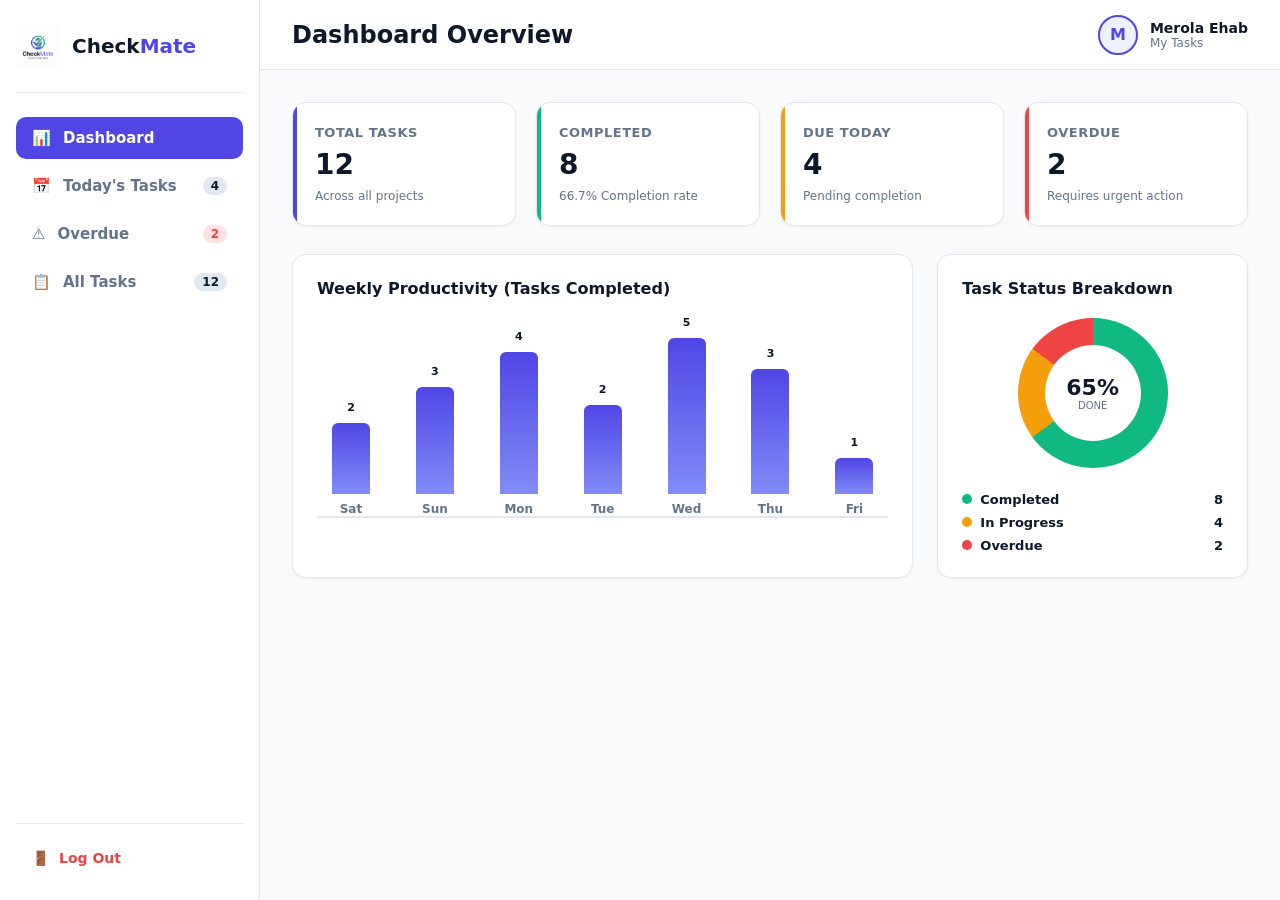
<file: index.html>
<!DOCTYPE html>
<html lang="en">
<head>
  <meta charset="UTF-8">
  <meta name="viewport" content="width=device-width, initial-scale=1.0">
  <title>Dashboard - CheckMate</title>
  <link rel="icon" type="image/png" href="images/logo.png">
  <link rel="stylesheet" href="style.css">
</head>
<body>

  <div class="app-container">
    
    <!-- Sidebar -->
    <aside class="sidebar">
      <a href="dashboard.html" class="sidebar-brand">
        <img src="images/logo.png" alt="CheckMate Logo" class="sidebar-logo">
        <div class="brand-text">Check<span>Mate</span></div>
      </a>

      <nav class="sidebar-nav">
        <a href="dashboard.html" class="nav-link active">
          <div class="nav-item-left">
            <span>📊</span> Dashboard
          </div>
        </a>

        <a href="today.html" class="nav-link">
          <div class="nav-item-left">
            <span>📅</span> Today's Tasks
          </div>
          <span class="badge">4</span>
        </a>

        <a href="overdue.html" class="nav-link">
          <div class="nav-item-left">
            <span>⚠️</span> Overdue
          </div>
          <span class="badge badge-danger">2</span>
        </a>

        <a href="tasks.html" class="nav-link">
          <div class="nav-item-left">
            <span>📋</span> All Tasks
          </div>
          <span class="badge">12</span>
        </a>
      </nav>

      <div class="sidebar-footer">
        <a href="login.html" class="logout-link">
          <span>🚪</span> Log Out
        </a>
      </div>
    </aside>

    <!-- Main Content Area -->
    <div class="main-wrapper">
      
      <!-- Top Header -->
      <header class="top-header">
        <h2>Dashboard Overview</h2>
        <div class="user-profile">
          <div class="avatar">M</div>
          <div class="user-info">
            <div class="user-name">Merola Ehab</div>
            <div class="user-role">My Tasks</div>
          </div>
        </div>
      </header>

      <!-- Content Body -->
      <main class="content-body">
        
        <!-- Key Statistics Cards -->
        <section class="stats-grid">
          <div class="stat-card card-total">
            <span class="stat-title">Total Tasks</span>
            <span class="stat-value">12</span>
            <span class="stat-sub">Across all projects</span>
          </div>

          <div class="stat-card card-completed">
            <span class="stat-title">Completed</span>
            <span class="stat-value">8</span>
            <span class="stat-sub">66.7% Completion rate</span>
          </div>

          <div class="stat-card card-today">
            <span class="stat-title">Due Today</span>
            <span class="stat-value">4</span>
            <span class="stat-sub">Pending completion</span>
          </div>

          <div class="stat-card card-overdue">
            <span class="stat-title">Overdue</span>
            <span class="stat-value">2</span>
            <span class="stat-sub">Requires urgent action</span>
          </div>
        </section>

        <!-- Pure CSS Charts Section -->
        <section class="charts-grid">
          
          <!-- Bar Chart -->
          <div class="chart-card">
            <h3>Weekly Productivity (Tasks Completed)</h3>
            <div class="bar-chart">
              <div class="bar-col">
                <div class="bar-fill" style="height: 40%;" data-value="2"></div>
                <span class="bar-label">Sat</span>
              </div>
              <div class="bar-col">
                <div class="bar-fill" style="height: 60%;" data-value="3"></div>
                <span class="bar-label">Sun</span>
              </div>
              <div class="bar-col">
                <div class="bar-fill" style="height: 80%;" data-value="4"></div>
                <span class="bar-label">Mon</span>
              </div>
              <div class="bar-col">
                <div class="bar-fill" style="height: 50%;" data-value="2"></div>
                <span class="bar-label">Tue</span>
              </div>
              <div class="bar-col">
                <div class="bar-fill" style="height: 100%;" data-value="5"></div>
                <span class="bar-label">Wed</span>
              </div>
              <div class="bar-col">
                <div class="bar-fill" style="height: 70%;" data-value="3"></div>
                <span class="bar-label">Thu</span>
              </div>
              <div class="bar-col">
                <div class="bar-fill" style="height: 20%;" data-value="1"></div>
                <span class="bar-label">Fri</span>
              </div>
            </div>
          </div>

          <!-- Donut Chart -->
          <div class="chart-card">
            <h3>Task Status Breakdown</h3>
            <div class="donut-container">
              <div class="css-donut">
                <div class="css-donut-hole">
                  <span class="donut-rate">65%</span>
                  <span class="donut-label">Done</span>
                </div>
              </div>

              <div class="chart-legend">
                <div class="legend-item">
                  <span><span class="legend-dot" style="background-color: var(--secondary);"></span>Completed</span>
                  <span>8</span>
                </div>
                <div class="legend-item">
                  <span><span class="legend-dot" style="background-color: var(--amber);"></span>In Progress</span>
                  <span>4</span>
                </div>
                <div class="legend-item">
                  <span><span class="legend-dot" style="background-color: var(--warning);"></span>Overdue</span>
                  <span>2</span>
                </div>
              </div>
            </div>
          </div>

        </section>

      </main>

    </div>

  </div>

</body>
</html>
</file>
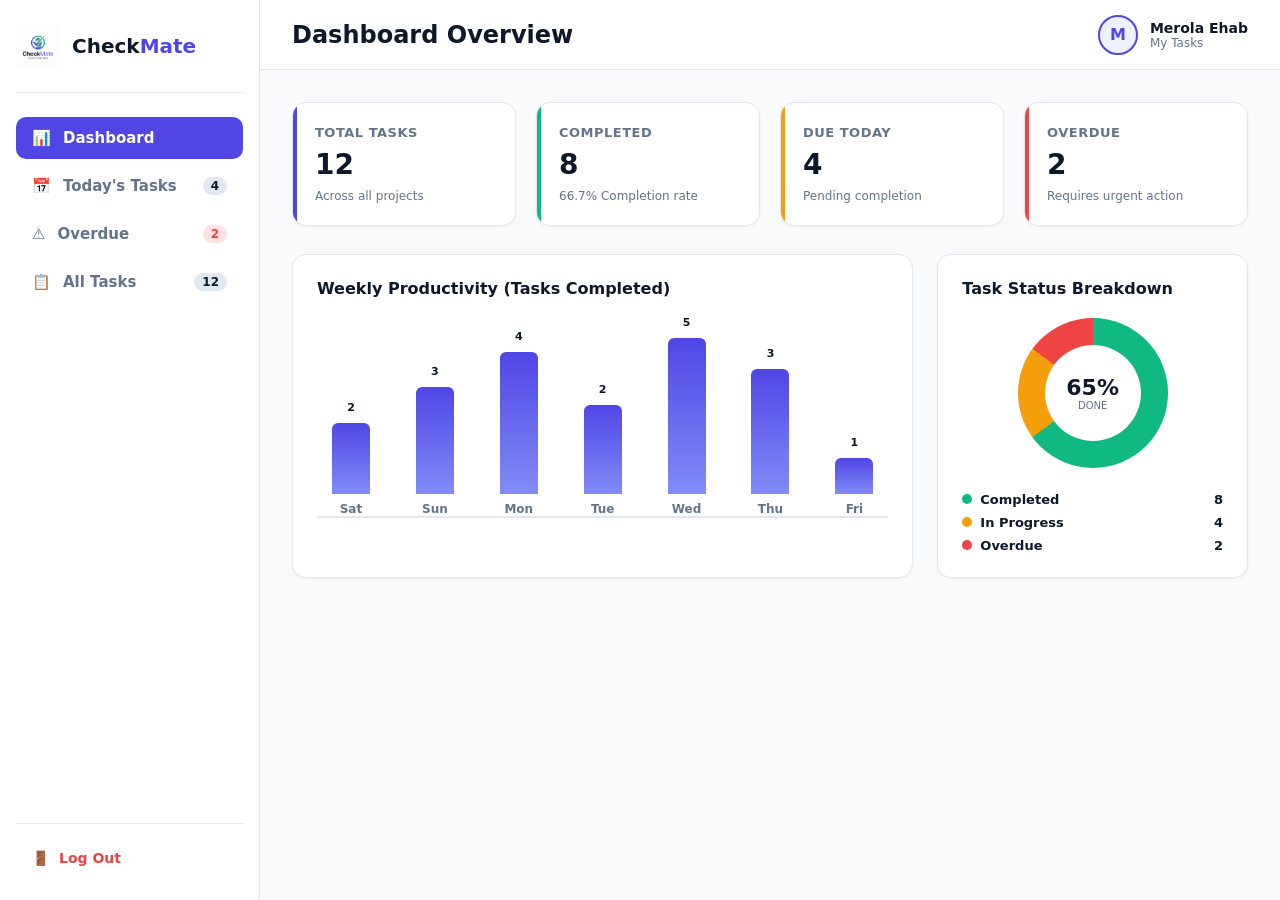
<file: dashboard.html>
<!DOCTYPE html>
<html lang="en">
<head>
  <meta charset="UTF-8">
  <meta name="viewport" content="width=device-width, initial-scale=1.0">
  <title>Dashboard - CheckMate</title>
  <link rel="icon" type="image/png" href="images/logo.png">
  <link rel="stylesheet" href="style.css">
</head>
<body>

  <div class="app-container">
    
    <!-- Sidebar -->
    <aside class="sidebar">
      <a href="dashboard.html" class="sidebar-brand">
        <img src="images/logo.png" alt="CheckMate Logo" class="sidebar-logo">
        <div class="brand-text">Check<span>Mate</span></div>
      </a>

      <nav class="sidebar-nav">
        <a href="dashboard.html" class="nav-link active">
          <div class="nav-item-left">
            <span>📊</span> Dashboard
          </div>
        </a>

        <a href="today.html" class="nav-link">
          <div class="nav-item-left">
            <span>📅</span> Today's Tasks
          </div>
          <span class="badge">4</span>
        </a>

        <a href="overdue.html" class="nav-link">
          <div class="nav-item-left">
            <span>⚠️</span> Overdue
          </div>
          <span class="badge badge-danger">2</span>
        </a>

        <a href="tasks.html" class="nav-link">
          <div class="nav-item-left">
            <span>📋</span> All Tasks
          </div>
          <span class="badge">12</span>
        </a>
      </nav>

      <div class="sidebar-footer">
        <a href="login.html" class="logout-link">
          <span>🚪</span> Log Out
        </a>
      </div>
    </aside>

    <!-- Main Content Area -->
    <div class="main-wrapper">
      
      <!-- Top Header -->
      <header class="top-header">
        <h2>Dashboard Overview</h2>
        <div class="user-profile">
          <div class="avatar">M</div>
          <div class="user-info">
            <div class="user-name">Merola Ehab</div>
            <div class="user-role">My Tasks</div>
          </div>
        </div>
      </header>

      <!-- Content Body -->
      <main class="content-body">
        
        <!-- Key Statistics Cards -->
        <section class="stats-grid">
          <div class="stat-card card-total">
            <span class="stat-title">Total Tasks</span>
            <span class="stat-value">12</span>
            <span class="stat-sub">Across all projects</span>
          </div>

          <div class="stat-card card-completed">
            <span class="stat-title">Completed</span>
            <span class="stat-value">8</span>
            <span class="stat-sub">66.7% Completion rate</span>
          </div>

          <div class="stat-card card-today">
            <span class="stat-title">Due Today</span>
            <span class="stat-value">4</span>
            <span class="stat-sub">Pending completion</span>
          </div>

          <div class="stat-card card-overdue">
            <span class="stat-title">Overdue</span>
            <span class="stat-value">2</span>
            <span class="stat-sub">Requires urgent action</span>
          </div>
        </section>

        <!-- Pure CSS Charts Section -->
        <section class="charts-grid">
          
          <!-- Bar Chart -->
          <div class="chart-card">
            <h3>Weekly Productivity (Tasks Completed)</h3>
            <div class="bar-chart">
              <div class="bar-col">
                <div class="bar-fill" style="height: 40%;" data-value="2"></div>
                <span class="bar-label">Sat</span>
              </div>
              <div class="bar-col">
                <div class="bar-fill" style="height: 60%;" data-value="3"></div>
                <span class="bar-label">Sun</span>
              </div>
              <div class="bar-col">
                <div class="bar-fill" style="height: 80%;" data-value="4"></div>
                <span class="bar-label">Mon</span>
              </div>
              <div class="bar-col">
                <div class="bar-fill" style="height: 50%;" data-value="2"></div>
                <span class="bar-label">Tue</span>
              </div>
              <div class="bar-col">
                <div class="bar-fill" style="height: 100%;" data-value="5"></div>
                <span class="bar-label">Wed</span>
              </div>
              <div class="bar-col">
                <div class="bar-fill" style="height: 70%;" data-value="3"></div>
                <span class="bar-label">Thu</span>
              </div>
              <div class="bar-col">
                <div class="bar-fill" style="height: 20%;" data-value="1"></div>
                <span class="bar-label">Fri</span>
              </div>
            </div>
          </div>

          <!-- Donut Chart -->
          <div class="chart-card">
            <h3>Task Status Breakdown</h3>
            <div class="donut-container">
              <div class="css-donut">
                <div class="css-donut-hole">
                  <span class="donut-rate">65%</span>
                  <span class="donut-label">Done</span>
                </div>
              </div>

              <div class="chart-legend">
                <div class="legend-item">
                  <span><span class="legend-dot" style="background-color: var(--secondary);"></span>Completed</span>
                  <span>8</span>
                </div>
                <div class="legend-item">
                  <span><span class="legend-dot" style="background-color: var(--amber);"></span>In Progress</span>
                  <span>4</span>
                </div>
                <div class="legend-item">
                  <span><span class="legend-dot" style="background-color: var(--warning);"></span>Overdue</span>
                  <span>2</span>
                </div>
              </div>
            </div>
          </div>

        </section>

      </main>

    </div>

  </div>

</body>
</html>
</file>
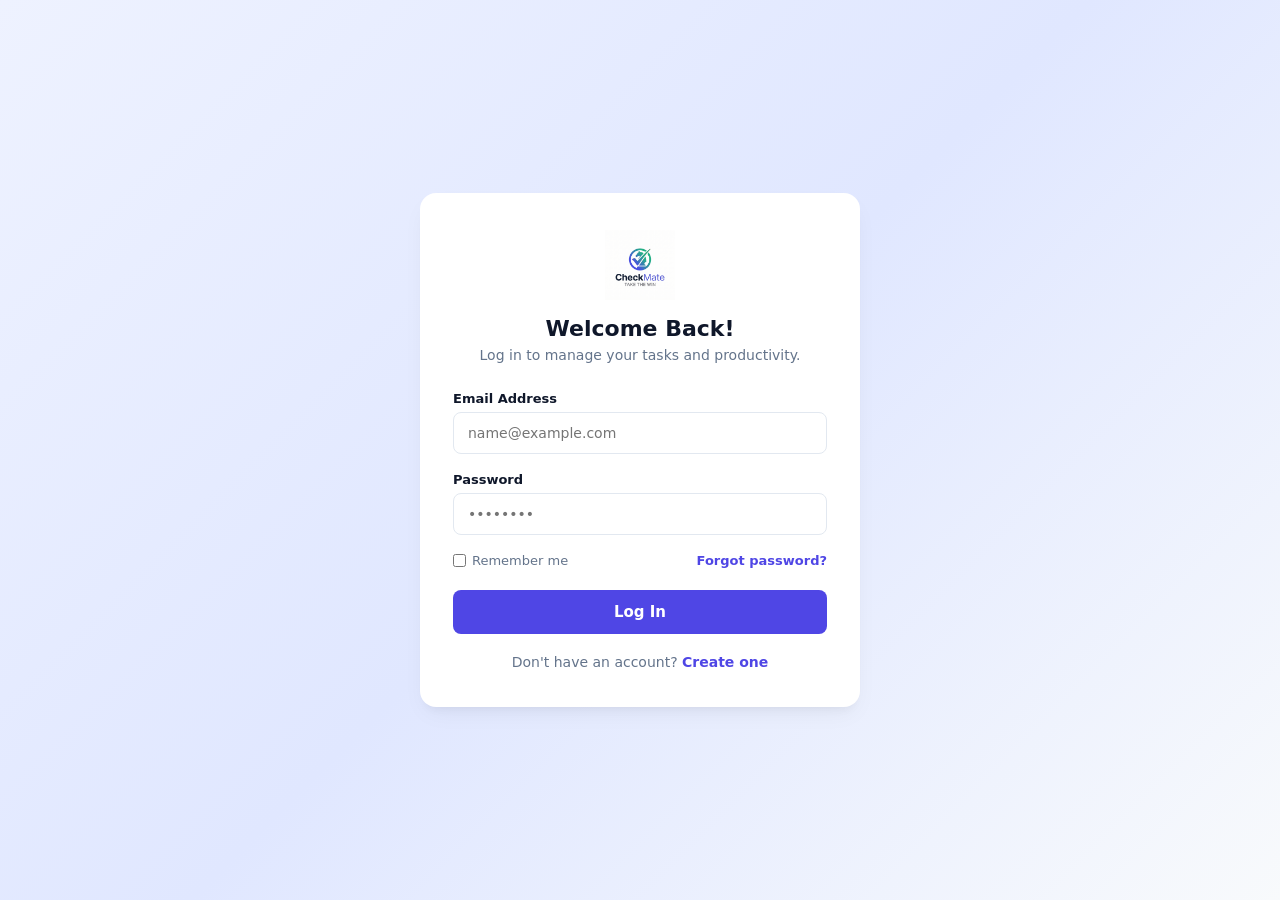
<file: login.html>
<!DOCTYPE html>
<html lang="en">
<head>
  <meta charset="UTF-8">
  <meta name="viewport" content="width=device-width, initial-scale=1.0">
  <title>Login - CheckMate</title>
  <link rel="icon" type="image/png" href="images/logo.png">
  <link rel="stylesheet" href="auth.css">
</head>
<body>

  <div class="auth-card">
    <div class="auth-header">
      <img src="images/logo.png" alt="CheckMate Logo" class="logo-img">
      <h1>Welcome Back!</h1>
      <p>Log in to manage your tasks and productivity.</p>
    </div>

    <form action="dashboard.html" method="GET" class="auth-form">
      <div class="form-group">
        <label for="email">Email Address</label>
        <input type="email" id="email" name="email" placeholder="name@example.com" required>
      </div>

      <div class="form-group">
        <label for="password">Password</label>
        <input type="password" id="password" name="password" placeholder="••••••••" required>
      </div>

      <div class="form-options">
        <label class="remember-me">
          <input type="checkbox" name="remember"> Remember me
        </label>
        <a href="#" class="forgot-link">Forgot password?</a>
      </div>

      <button type="submit" class="btn-submit">Log In</button>
    </form>

    <div class="switch-auth">
      Don't have an account? <a href="register.html">Create one</a>
    </div>
  </div>

</body>
</html>
</file>
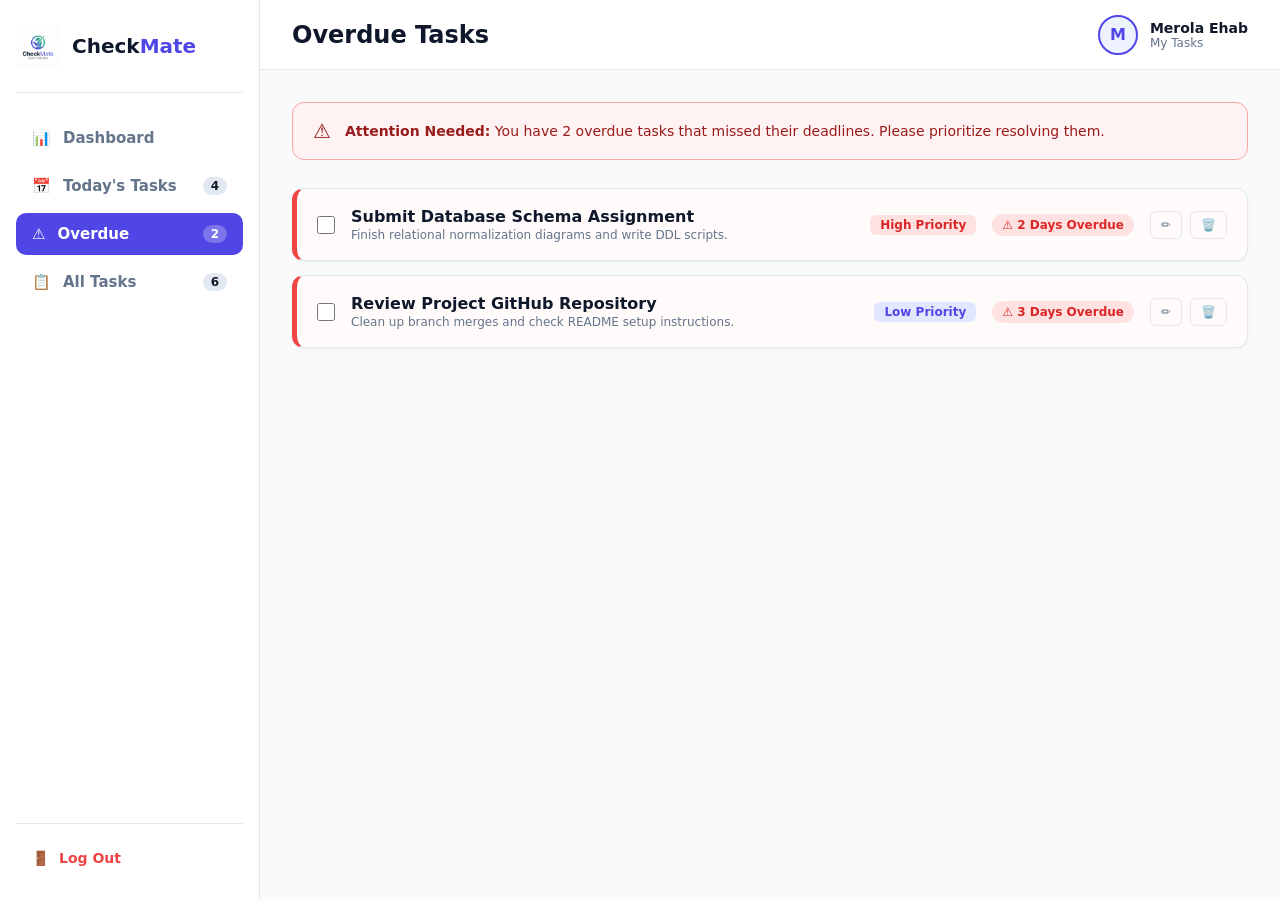
<file: overdue.html>
<!DOCTYPE html>
<html lang="en">
<head>
  <meta charset="UTF-8">
  <meta name="viewport" content="width=device-width, initial-scale=1.0">
  <title>Overdue Tasks - CheckMate</title>
  <link rel="icon" type="image/png" href="images/logo.png">
  <link rel="stylesheet" href="style.css">
</head>
<body>

  <div class="app-container">
    
    <!-- Sidebar -->
    <aside class="sidebar">
      <a href="dashboard.html" class="sidebar-brand">
        <img src="images/logo.png" alt="CheckMate Logo" class="sidebar-logo">
        <div class="brand-text">Check<span>Mate</span></div>
      </a>

      <nav class="sidebar-nav">
        <a href="dashboard.html" class="nav-link">
          <div class="nav-item-left">
            <span>📊</span> Dashboard
          </div>
        </a>

        <a href="today.html" class="nav-link">
          <div class="nav-item-left">
            <span>📅</span> Today's Tasks
          </div>
          <span class="badge">4</span>
        </a>

        <a href="overdue.html" class="nav-link active">
          <div class="nav-item-left">
            <span>⚠️</span> Overdue
          </div>
          <span class="badge badge-danger">2</span>
        </a>

        <a href="tasks.html" class="nav-link">
          <div class="nav-item-left">
            <span>📋</span> All Tasks
          </div>
          <span class="badge">6</span>
        </a>
      </nav>

      <div class="sidebar-footer">
        <a href="login.html" class="logout-link">
          <span>🚪</span> Log Out
        </a>
      </div>
    </aside>

    <!-- Main Content Area -->
    <div class="main-wrapper">
      
      <!-- Top Header -->
      <header class="top-header">
        <h2>Overdue Tasks</h2>
        <div class="user-profile">
          <div class="avatar">M</div>
          <div class="user-info">
            <div class="user-name">Merola Ehab</div>
            <div class="user-role">My Tasks</div>
          </div>
        </div>
      </header>

      <!-- Content Body -->
      <main class="content-body">
        
        <!-- Warning Alert Banner -->
        <div class="alert-banner alert-warning">
          <span class="alert-icon">⚠️</span>
          <div>
            <strong>Attention Needed:</strong> You have 2 overdue tasks that missed their deadlines. Please prioritize resolving them.
          </div>
        </div>

        <!-- Overdue Tasks List -->
        <div class="tasks-card-list">
          
          <!-- Overdue Task 1 -->
          <div class="task-item-card is-overdue">
            <div class="task-item-main">
              <input type="checkbox" class="task-checkbox">
              <div>
                <div class="task-title">Submit Database Schema Assignment</div>
                <div class="task-desc">Finish relational normalization diagrams and write DDL scripts.</div>
              </div>
            </div>
            <div class="task-item-meta">
              <span class="tag tag-priority-high">High Priority</span>
              <span class="status-badge status-overdue">⚠️ 2 Days Overdue</span>
              <div class="task-actions">
                <button class="btn-icon">✏️</button>
                <button class="btn-icon delete">🗑️</button>
              </div>
            </div>
          </div>

          <!-- Overdue Task 2 -->
          <div class="task-item-card is-overdue">
            <div class="task-item-main">
              <input type="checkbox" class="task-checkbox">
              <div>
                <div class="task-title">Review Project GitHub Repository</div>
                <div class="task-desc">Clean up branch merges and check README setup instructions.</div>
              </div>
            </div>
            <div class="task-item-meta">
              <span class="tag tag-priority-low">Low Priority</span>
              <span class="status-badge status-overdue">⚠️ 3 Days Overdue</span>
              <div class="task-actions">
                <button class="btn-icon">✏️</button>
                <button class="btn-icon delete">🗑️</button>
              </div>
            </div>
          </div>

        </div>

      </main>

    </div>

  </div>

</body>
</html>
</file>
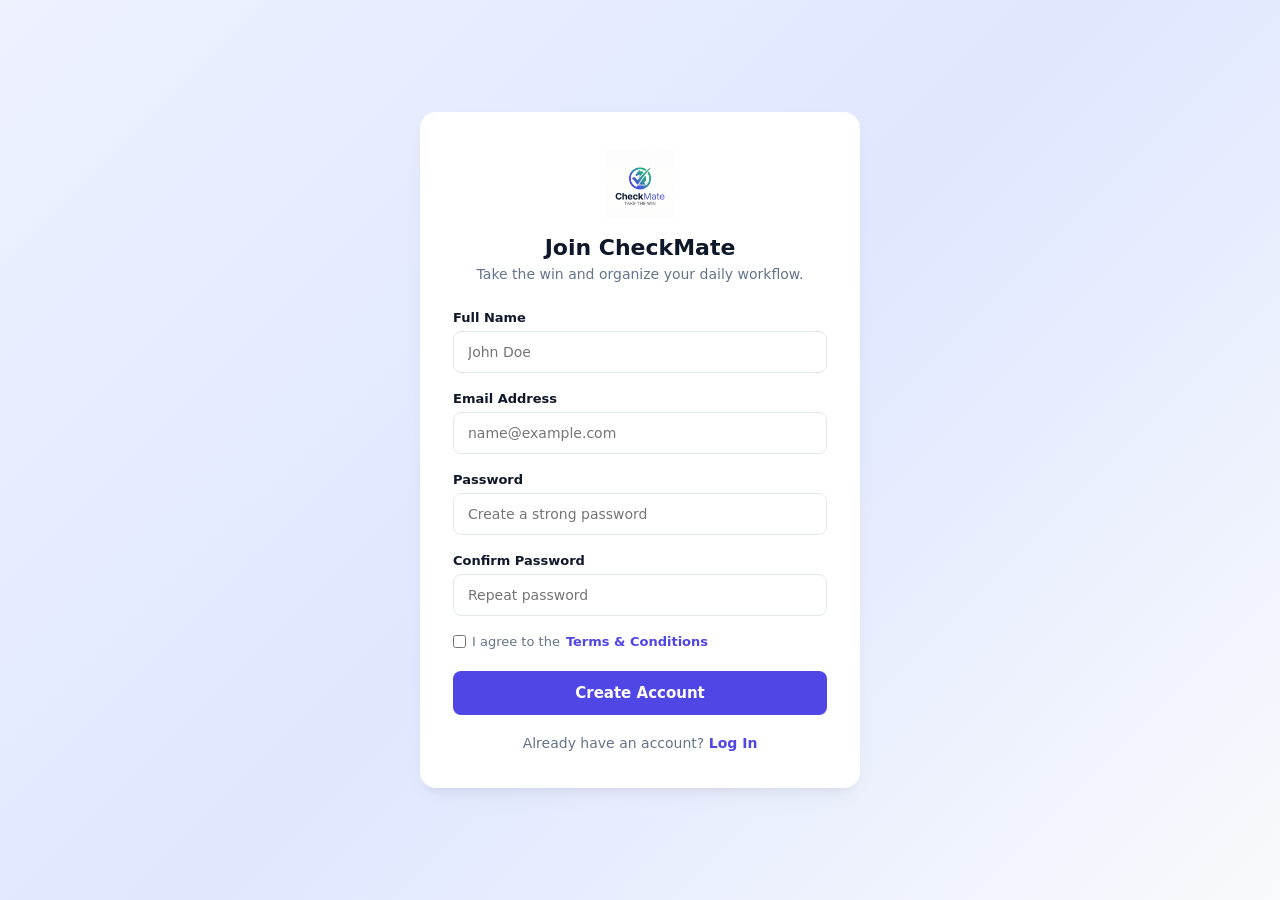
<file: register.html>
<!DOCTYPE html>
<html lang="en">
<head>
  <meta charset="UTF-8">
  <meta name="viewport" content="width=device-width, initial-scale=1.0">
  <title>Create Account - CheckMate</title>
  <link rel="icon" type="image/png" href="images/logo.png">
  <link rel="stylesheet" href="auth.css">
</head>
<body>

  <div class="auth-card">
    <div class="auth-header">
      <img src="images/logo.png" alt="CheckMate Logo" class="logo-img">
      <h1>Join CheckMate</h1>
      <p>Take the win and organize your daily workflow.</p>
    </div>

    
    <form action="dashboard.html" method="GET" class="auth-form">
      <div class="form-group">
        <label for="fullname">Full Name</label>
        <input type="text" id="fullname" name="fullname" placeholder="John Doe" required>
      </div>

      <div class="form-group">
        <label for="email">Email Address</label>
        <input type="email" id="email" name="email" placeholder="name@example.com" required>
      </div>

      <div class="form-group">
        <label for="password">Password</label>
        <input type="password" id="password" name="password" placeholder="Create a strong password" required>
      </div>

      <div class="form-group">
        <label for="confirm-password">Confirm Password</label>
        <input type="password" id="confirm-password" name="confirm-password" placeholder="Repeat password" required>
      </div>

      <div class="form-options">
        <label class="remember-me">
          <input type="checkbox" required> I agree to the <a href="#" class="forgot-link">Terms & Conditions</a>
        </label>
      </div>

      <button type="submit" class="btn-submit">Create Account</button>
    </form>

    <div class="switch-auth">
      Already have an account? <a href="login.html">Log In</a>
    </div>
  </div>

</body>
</html>
</file>
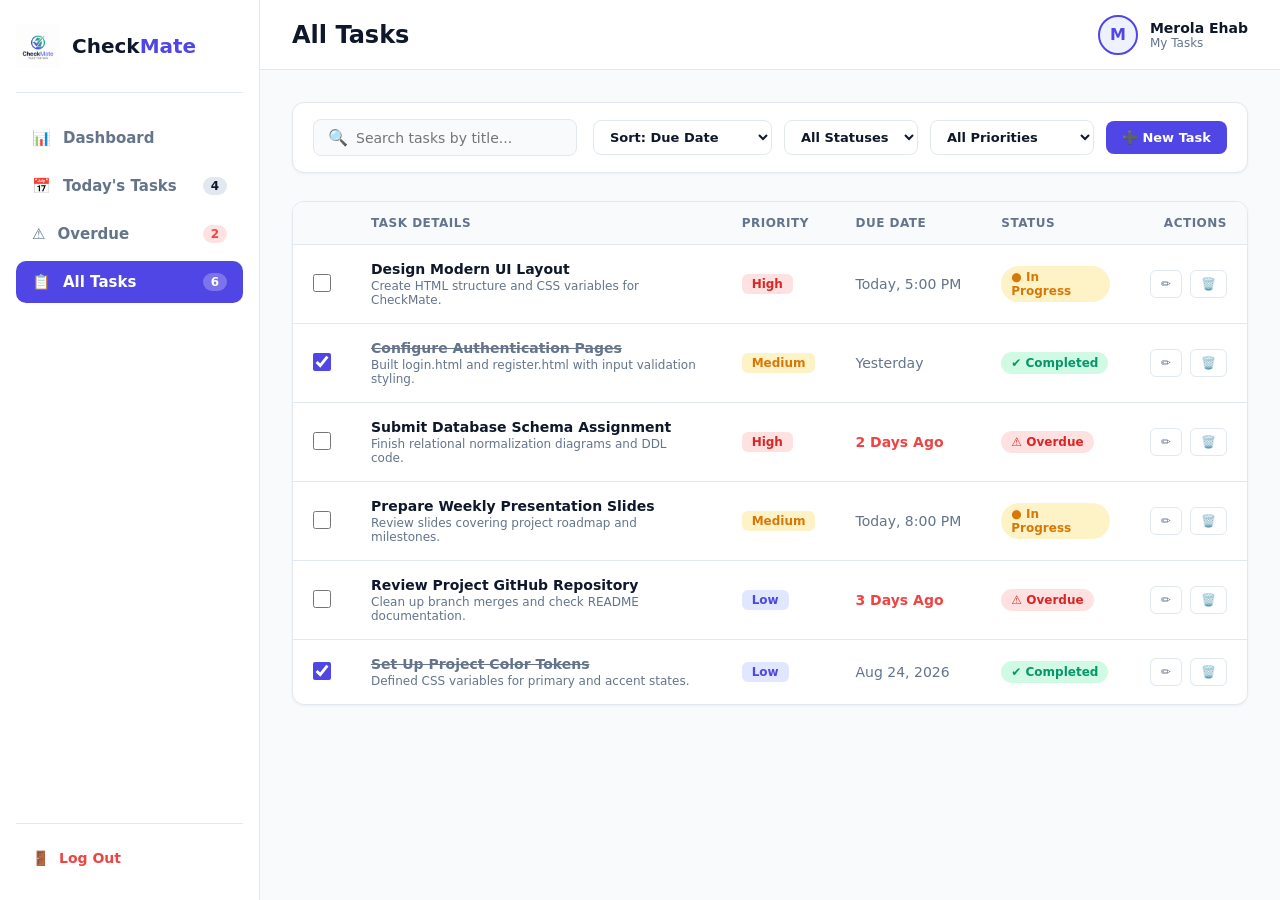
<file: tasks.html>
<!DOCTYPE html>
<html lang="en">
<head>
  <meta charset="UTF-8">
  <meta name="viewport" content="width=device-width, initial-scale=1.0">
  <title>All Tasks - CheckMate</title>
  <link rel="icon" type="image/png" href="images/logo.png">
  <link rel="stylesheet" href="style.css">
</head>
<body>

  <div class="app-container">
    
    <!-- Sidebar -->
    <aside class="sidebar">
      <a href="dashboard.html" class="sidebar-brand">
        <img src="images/logo.png" alt="CheckMate Logo" class="sidebar-logo">
        <div class="brand-text">Check<span>Mate</span></div>
      </a>

      <nav class="sidebar-nav">
        <a href="dashboard.html" class="nav-link">
          <div class="nav-item-left">
            <span>📊</span> Dashboard
          </div>
        </a>

        <a href="today.html" class="nav-link">
          <div class="nav-item-left">
            <span>📅</span> Today's Tasks
          </div>
          <span class="badge">4</span>
        </a>

        <a href="overdue.html" class="nav-link">
          <div class="nav-item-left">
            <span>⚠️</span> Overdue
          </div>
          <span class="badge badge-danger">2</span>
        </a>

        <a href="tasks.html" class="nav-link active">
          <div class="nav-item-left">
            <span>📋</span> All Tasks
          </div>
          <span class="badge">6</span>
        </a>
      </nav>

      <div class="sidebar-footer">
        <a href="login.html" class="logout-link">
          <span>🚪</span> Log Out
        </a>
      </div>
    </aside>

    <!-- Main Content Area -->
    <div class="main-wrapper">
      
      <!-- Top Header -->
      <header class="top-header">
        <h2>All Tasks</h2>
        <div class="user-profile">
          <div class="avatar">M</div>
          <div class="user-info">
            <div class="user-name">Merola Ehab</div>
            <div class="user-role">My Tasks</div>
          </div>
        </div>
      </header>

      <!-- Content Body -->
      <main class="content-body">
        
        <!-- Search & Filter Controls -->
        <div class="tasks-toolbar">
          <div class="search-box">
            <span>🔍</span>
            <input type="text" placeholder="Search tasks by title...">
          </div>

          <div class="filter-group">
            <select class="filter-select" aria-label="Sort by">
              <option value="due-date">Sort: Due Date</option>
              <option value="priority">Sort: Priority</option>
              <option value="name">Sort: Alphabetical</option>
            </select>

            <select class="filter-select" aria-label="Filter by Status">
              <option value="all">All Statuses</option>
              <option value="completed">Completed</option>
              <option value="in-progress">In Progress</option>
              <option value="overdue">Overdue</option>
            </select>

            <select class="filter-select" aria-label="Filter by Priority">
              <option value="all">All Priorities</option>
              <option value="high">High Priority</option>
              <option value="medium">Medium Priority</option>
              <option value="low">Low Priority</option>
            </select>

            <button class="btn-add">➕ New Task</button>
          </div>
        </div>

        <!-- Tasks Table -->
        <div class="tasks-table-card">
          <table class="tasks-table">
            <thead>
              <tr>
                <th style="width: 40px;"></th>
                <th>Task Details</th>
                <th>Priority</th>
                <th>Due Date</th>
                <th>Status</th>
                <th style="text-align: right;">Actions</th>
              </tr>
            </thead>
            <tbody>
              
              <!-- Task 1 -->
              <tr>
                <td><input type="checkbox" class="task-checkbox"></td>
                <td>
                  <div class="task-title">Design Modern UI Layout</div>
                  <div class="task-desc">Create HTML structure and CSS variables for CheckMate.</div>
                </td>
                <td><span class="tag tag-priority-high">High</span></td>
                <td class="task-date">Today, 5:00 PM</td>
                <td><span class="status-badge status-in-progress">● In Progress</span></td>
                <td style="text-align: right;">
                  <div class="task-actions" style="justify-content: flex-end;">
                    <button class="btn-icon">✏️</button>
                    <button class="btn-icon delete">🗑️</button>
                  </div>
                </td>
              </tr>

              <!-- Task 2 -->
              <tr>
                <td><input type="checkbox" class="task-checkbox" checked></td>
                <td>
                  <div class="task-title" style="text-decoration: line-through; color: var(--text-muted);">Configure Authentication Pages</div>
                  <div class="task-desc">Built login.html and register.html with input validation styling.</div>
                </td>
                <td><span class="tag tag-priority-medium">Medium</span></td>
                <td class="task-date">Yesterday</td>
                <td><span class="status-badge status-completed">✔ Completed</span></td>
                <td style="text-align: right;">
                  <div class="task-actions" style="justify-content: flex-end;">
                    <button class="btn-icon">✏️</button>
                    <button class="btn-icon delete">🗑️</button>
                  </div>
                </td>
              </tr>

              <!-- Task 3 -->
              <tr>
                <td><input type="checkbox" class="task-checkbox"></td>
                <td>
                  <div class="task-title">Submit Database Schema Assignment</div>
                  <div class="task-desc">Finish relational normalization diagrams and DDL code.</div>
                </td>
                <td><span class="tag tag-priority-high">High</span></td>
                <td class="task-date" style="color: var(--warning); font-weight: 600;">2 Days Ago</td>
                <td><span class="status-badge status-overdue">⚠️ Overdue</span></td>
                <td style="text-align: right;">
                  <div class="task-actions" style="justify-content: flex-end;">
                    <button class="btn-icon">✏️</button>
                    <button class="btn-icon delete">🗑️</button>
                  </div>
                </td>
              </tr>

              <!-- Task 4 -->
              <tr>
                <td><input type="checkbox" class="task-checkbox"></td>
                <td>
                  <div class="task-title">Prepare Weekly Presentation Slides</div>
                  <div class="task-desc">Review slides covering project roadmap and milestones.</div>
                </td>
                <td><span class="tag tag-priority-medium">Medium</span></td>
                <td class="task-date">Today, 8:00 PM</td>
                <td><span class="status-badge status-in-progress">● In Progress</span></td>
                <td style="text-align: right;">
                  <div class="task-actions" style="justify-content: flex-end;">
                    <button class="btn-icon">✏️</button>
                    <button class="btn-icon delete">🗑️</button>
                  </div>
                </td>
              </tr>

              <!-- Task 5 -->
              <tr>
                <td><input type="checkbox" class="task-checkbox"></td>
                <td>
                  <div class="task-title">Review Project GitHub Repository</div>
                  <div class="task-desc">Clean up branch merges and check README documentation.</div>
                </td>
                <td><span class="tag tag-priority-low">Low</span></td>
                <td class="task-date" style="color: var(--warning); font-weight: 600;">3 Days Ago</td>
                <td><span class="status-badge status-overdue">⚠️ Overdue</span></td>
                <td style="text-align: right;">
                  <div class="task-actions" style="justify-content: flex-end;">
                    <button class="btn-icon">✏️</button>
                    <button class="btn-icon delete">🗑️</button>
                  </div>
                </td>
              </tr>

              <!-- Task 6 -->
              <tr>
                <td><input type="checkbox" class="task-checkbox" checked></td>
                <td>
                  <div class="task-title" style="text-decoration: line-through; color: var(--text-muted);">Set Up Project Color Tokens</div>
                  <div class="task-desc">Defined CSS variables for primary and accent states.</div>
                </td>
                <td><span class="tag tag-priority-low">Low</span></td>
                <td class="task-date">Aug 24, 2026</td>
                <td><span class="status-badge status-completed">✔ Completed</span></td>
                <td style="text-align: right;">
                  <div class="task-actions" style="justify-content: flex-end;">
                    <button class="btn-icon">✏️</button>
                    <button class="btn-icon delete">🗑️</button>
                  </div>
                </td>
              </tr>

            </tbody>
          </table>
        </div>

      </main>

    </div>

  </div>

</body>
</html>
</file>
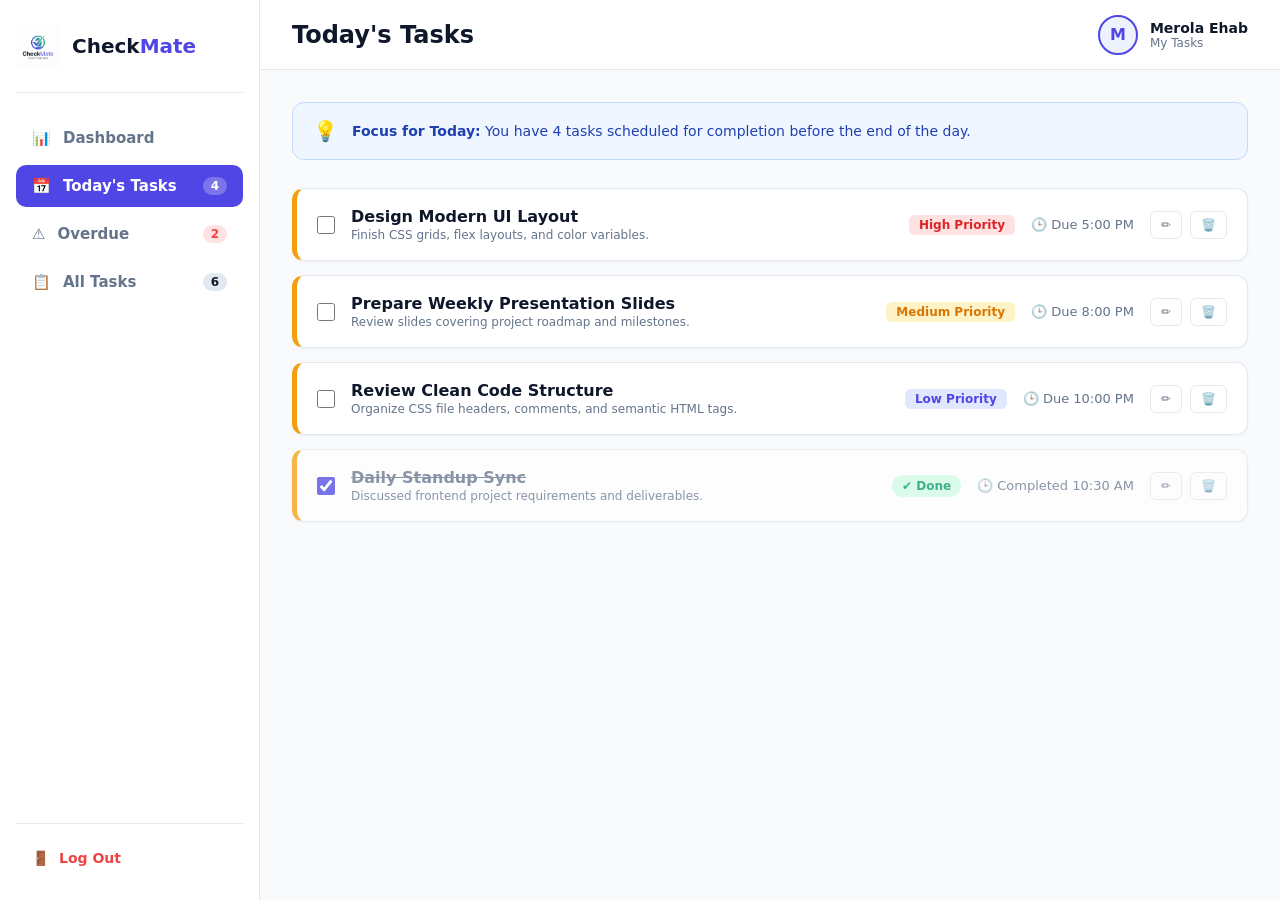
<file: today.html>
<!DOCTYPE html>
<html lang="en">
<head>
  <meta charset="UTF-8">
  <meta name="viewport" content="width=device-width, initial-scale=1.0">
  <title>Today's Tasks - CheckMate</title>
  <link rel="icon" type="image/png" href="images/logo.png">
  <link rel="stylesheet" href="style.css">
</head>
<body>

  <div class="app-container">
    
    <!-- Sidebar -->
    <aside class="sidebar">
      <a href="dashboard.html" class="sidebar-brand">
        <img src="images/logo.png" alt="CheckMate Logo" class="sidebar-logo">
        <div class="brand-text">Check<span>Mate</span></div>
      </a>

      <nav class="sidebar-nav">
        <a href="dashboard.html" class="nav-link">
          <div class="nav-item-left">
            <span>📊</span> Dashboard
          </div>
        </a>

        <a href="today.html" class="nav-link active">
          <div class="nav-item-left">
            <span>📅</span> Today's Tasks
          </div>
          <span class="badge">4</span>
        </a>

        <a href="overdue.html" class="nav-link">
          <div class="nav-item-left">
            <span>⚠️</span> Overdue
          </div>
          <span class="badge badge-danger">2</span>
        </a>

        <a href="tasks.html" class="nav-link">
          <div class="nav-item-left">
            <span>📋</span> All Tasks
          </div>
          <span class="badge">6</span>
        </a>
      </nav>

      <div class="sidebar-footer">
        <a href="login.html" class="logout-link">
          <span>🚪</span> Log Out
        </a>
      </div>
    </aside>

    <!-- Main Content Area -->
    <div class="main-wrapper">
      
      <!-- Top Header -->
      <header class="top-header">
        <h2>Today's Tasks</h2>
        <div class="user-profile">
          <div class="avatar">M</div>
          <div class="user-info">
            <div class="user-name">Merola Ehab</div>
            <div class="user-role">My Tasks</div>
          </div>
        </div>
      </header>

      <!-- Content Body -->
      <main class="content-body">
        
        <!-- Daily Focus Banner -->
        <div class="alert-banner alert-info">
          <span class="alert-icon">💡</span>
          <div>
            <strong>Focus for Today:</strong> You have 4 tasks scheduled for completion before the end of the day.
          </div>
        </div>

        <!-- Today Tasks List -->
        <div class="tasks-card-list">
          
          <!-- Task 1 -->
          <div class="task-item-card is-today">
            <div class="task-item-main">
              <input type="checkbox" class="task-checkbox">
              <div>
                <div class="task-title">Design Modern UI Layout</div>
                <div class="task-desc">Finish CSS grids, flex layouts, and color variables.</div>
              </div>
            </div>
            <div class="task-item-meta">
              <span class="tag tag-priority-high">High Priority</span>
              <span class="task-date">🕒 Due 5:00 PM</span>
              <div class="task-actions">
                <button class="btn-icon">✏️</button>
                <button class="btn-icon delete">🗑️</button>
              </div>
            </div>
          </div>

          <!-- Task 2 -->
          <div class="task-item-card is-today">
            <div class="task-item-main">
              <input type="checkbox" class="task-checkbox">
              <div>
                <div class="task-title">Prepare Weekly Presentation Slides</div>
                <div class="task-desc">Review slides covering project roadmap and milestones.</div>
              </div>
            </div>
            <div class="task-item-meta">
              <span class="tag tag-priority-medium">Medium Priority</span>
              <span class="task-date">🕒 Due 8:00 PM</span>
              <div class="task-actions">
                <button class="btn-icon">✏️</button>
                <button class="btn-icon delete">🗑️</button>
              </div>
            </div>
          </div>

          <!-- Task 3 -->
          <div class="task-item-card is-today">
            <div class="task-item-main">
              <input type="checkbox" class="task-checkbox">
              <div>
                <div class="task-title">Review Clean Code Structure</div>
                <div class="task-desc">Organize CSS file headers, comments, and semantic HTML tags.</div>
              </div>
            </div>
            <div class="task-item-meta">
              <span class="tag tag-priority-low">Low Priority</span>
              <span class="task-date">🕒 Due 10:00 PM</span>
              <div class="task-actions">
                <button class="btn-icon">✏️</button>
                <button class="btn-icon delete">🗑️</button>
              </div>
            </div>
          </div>

          <!-- Task 4 (Completed) -->
          <div class="task-item-card is-today" style="opacity: 0.75;">
            <div class="task-item-main">
              <input type="checkbox" class="task-checkbox" checked>
              <div>
                <div class="task-title" style="text-decoration: line-through; color: var(--text-muted);">Daily Standup Sync</div>
                <div class="task-desc">Discussed frontend project requirements and deliverables.</div>
              </div>
            </div>
            <div class="task-item-meta">
              <span class="status-badge status-completed">✔ Done</span>
              <span class="task-date">🕒 Completed 10:30 AM</span>
              <div class="task-actions">
                <button class="btn-icon">✏️</button>
                <button class="btn-icon delete">🗑️</button>
              </div>
            </div>
          </div>

        </div>

      </main>

    </div>

  </div>

</body>
</html>
</file>
<file: style.css>
/* style.css */
* {
  box-sizing: border-box;
  margin: 0;
  padding: 0;
  font-family: 'Segoe UI', system-ui, -apple-system, sans-serif;
}

:root {
  --primary: #4F46E5;
  --primary-light: #EEF2FF;
  --secondary: #10B981;
  --warning: #EF4444;
  --amber: #F59E0B;
  --bg-main: #F8FAFC;
  --sidebar-bg: #FFFFFF;
  --card-bg: #FFFFFF;
  --text-dark: #0F172A;
  --text-muted: #64748B;
  --border-color: #E2E8F0;
  --shadow-sm: 0 1px 3px rgba(0, 0, 0, 0.05);
  --shadow-md: 0 4px 6px -1px rgba(0, 0, 0, 0.05), 0 2px 4px -2px rgba(0, 0, 0, 0.05);
}

body {
  background-color: var(--bg-main);
  color: var(--text-dark);
  min-height: 100vh;
}

/* Layout Structure */
.app-container {
  display: flex;
  min-height: 100vh;
}

/* Sidebar Styles */
.sidebar {
  width: 260px;
  background-color: var(--sidebar-bg);
  border-right: 1px solid var(--border-color);
  display: flex;
  flex-direction: column;
  position: sticky;
  top: 0;
  height: 100vh;
  padding: 24px 16px;
}

.sidebar-brand {
  display: flex;
  align-items: center;
  gap: 12px;
  text-decoration: none;
  padding-bottom: 24px;
  border-bottom: 1px solid var(--border-color);
  margin-bottom: 24px;
}

.sidebar-logo {
  height: 44px;
  width: auto;
}

.brand-text {
  font-size: 20px;
  font-weight: 800;
  color: var(--text-dark);
}

.brand-text span {
  color: var(--primary);
}

.sidebar-nav {
  display: flex;
  flex-direction: column;
  gap: 6px;
  flex: 1;
}

.nav-link {
  display: flex;
  align-items: center;
  justify-content: space-between;
  padding: 12px 16px;
  color: var(--text-muted);
  text-decoration: none;
  border-radius: 10px;
  font-size: 15px;
  font-weight: 600;
  transition: all 0.2s ease;
}

.nav-link:hover {
  background-color: var(--primary-light);
  color: var(--primary);
}

.nav-link.active {
  background-color: var(--primary);
  color: #ffffff;
}

.nav-link.active .badge {
  background-color: rgba(255, 255, 255, 0.25);
  color: #ffffff;
}

.nav-item-left {
  display: flex;
  align-items: center;
  gap: 12px;
}

.badge {
  font-size: 12px;
  padding: 2px 8px;
  border-radius: 20px;
  background: #E2E8F0;
  color: var(--text-dark);
  font-weight: 700;
}

.badge-danger {
  background-color: #FEE2E2;
  color: var(--warning);
}

.sidebar-footer {
  border-top: 1px solid var(--border-color);
  padding-top: 16px;
}

.logout-link {
  display: flex;
  align-items: center;
  gap: 10px;
  color: var(--warning);
  text-decoration: none;
  font-size: 14px;
  font-weight: 600;
  padding: 10px 16px;
  border-radius: 8px;
  transition: background 0.2s;
}

.logout-link:hover {
  background-color: #FEF2F2;
}

/* Main Content Area */
.main-wrapper {
  flex: 1;
  display: flex;
  flex-direction: column;
  overflow-y: auto;
}

.top-header {
  height: 70px;
  background-color: #ffffff;
  border-bottom: 1px solid var(--border-color);
  display: flex;
  align-items: center;
  justify-content: space-between;
  padding: 0 32px;
}

.user-profile {
  display: flex;
  align-items: center;
  gap: 12px;
}

.avatar {
  width: 40px;
  height: 40px;
  border-radius: 50%;
  background-color: var(--primary-light);
  color: var(--primary);
  display: flex;
  align-items: center;
  justify-content: center;
  font-weight: 700;
  font-size: 16px;
  border: 2px solid var(--primary);
}

.user-info .user-name {
  font-size: 14px;
  font-weight: 700;
}

.user-info .user-role {
  font-size: 12px;
  color: var(--text-muted);
}

.content-body {
  padding: 32px;
  display: flex;
  flex-direction: column;
  gap: 28px;
}

/* Stats Cards Grid */
.stats-grid {
  display: grid;
  grid-template-columns: repeat(auto-fit, minmax(220px, 1fr));
  gap: 20px;
}

.stat-card {
  background: var(--card-bg);
  padding: 22px;
  border-radius: 14px;
  border: 1px solid var(--border-color);
  box-shadow: var(--shadow-sm);
  display: flex;
  flex-direction: column;
  gap: 8px;
  position: relative;
  overflow: hidden;
}

.stat-card::before {
  content: '';
  position: absolute;
  top: 0;
  left: 0;
  width: 4px;
  height: 100%;
}

.card-total::before { background-color: var(--primary); }
.card-completed::before { background-color: var(--secondary); }
.card-overdue::before { background-color: var(--warning); }
.card-today::before { background-color: var(--amber); }

.stat-title {
  font-size: 13px;
  color: var(--text-muted);
  font-weight: 600;
  text-transform: uppercase;
  letter-spacing: 0.5px;
}

.stat-value {
  font-size: 28px;
  font-weight: 800;
  color: var(--text-dark);
}

.stat-sub {
  font-size: 12px;
  color: var(--text-muted);
}

/* Charts Section */
.charts-grid {
  display: grid;
  grid-template-columns: 2fr 1fr;
  gap: 24px;
}

@media (max-width: 992px) {
  .charts-grid {
    grid-template-columns: 1fr;
  }
}

.chart-card {
  background: var(--card-bg);
  padding: 24px;
  border-radius: 14px;
  border: 1px solid var(--border-color);
  box-shadow: var(--shadow-sm);
}

.chart-card h3 {
  font-size: 16px;
  font-weight: 700;
  margin-bottom: 20px;
}

/* Pure CSS Bar Chart */
.bar-chart {
  display: flex;
  align-items: flex-end;
  justify-content: space-between;
  height: 200px;
  padding-top: 20px;
  border-bottom: 2px solid var(--border-color);
  gap: 16px;
}

.bar-col {
  flex: 1;
  display: flex;
  flex-direction: column;
  align-items: center;
  height: 100%;
  justify-content: flex-end;
  gap: 8px;
}

.bar-fill {
  width: 100%;
  max-width: 38px;
  background: linear-gradient(180deg, var(--primary) 0%, #818CF8 100%);
  border-radius: 6px 6px 0 0;
  transition: height 0.5s ease;
  position: relative;
}

.bar-fill:hover {
  filter: brightness(1.1);
}

.bar-fill::after {
  content: attr(data-value);
  position: absolute;
  top: -22px;
  left: 50%;
  transform: translateX(-50%);
  font-size: 11px;
  font-weight: 700;
  color: var(--text-dark);
}

.bar-label {
  font-size: 12px;
  font-weight: 600;
  color: var(--text-muted);
}

/* Pure CSS Donut/Circular Chart */
.donut-container {
  display: flex;
  flex-direction: column;
  align-items: center;
  gap: 24px;
}

.css-donut {
  width: 150px;
  height: 150px;
  border-radius: 50%;
  background: conic-gradient(
    var(--secondary) 0% 65%,
    var(--amber) 65% 85%,
    var(--warning) 85% 100%
  );
  display: flex;
  align-items: center;
  justify-content: center;
  position: relative;
}

.css-donut-hole {
  width: 96px;
  height: 96px;
  background-color: var(--card-bg);
  border-radius: 50%;
  display: flex;
  flex-direction: column;
  align-items: center;
  justify-content: center;
}

.donut-rate {
  font-size: 22px;
  font-weight: 800;
  color: var(--text-dark);
}

.donut-label {
  font-size: 10px;
  color: var(--text-muted);
  text-transform: uppercase;
}

.chart-legend {
  display: flex;
  flex-direction: column;
  gap: 8px;
  width: 100%;
}

.legend-item {
  display: flex;
  align-items: center;
  justify-content: space-between;
  font-size: 13px;
  font-weight: 600;
}

.legend-dot {
  width: 10px;
  height: 10px;
  border-radius: 50%;
  display: inline-block;
  margin-right: 8px;
}

/* Toolbar: Search & Filters */
.tasks-toolbar {
  display: flex;
  justify-content: space-between;
  align-items: center;
  flex-wrap: wrap;
  gap: 16px;
  background: var(--card-bg);
  padding: 16px 20px;
  border-radius: 12px;
  border: 1px solid var(--border-color);
  box-shadow: var(--shadow-sm);
}

.search-box {
  display: flex;
  align-items: center;
  gap: 8px;
  background: var(--bg-main);
  border: 1px solid var(--border-color);
  border-radius: 8px;
  padding: 8px 14px;
  flex: 1;
  max-width: 320px;
}

.search-box input {
  border: none;
  background: transparent;
  outline: none;
  font-size: 14px;
  width: 100%;
  color: var(--text-dark);
}

.filter-group {
  display: flex;
  align-items: center;
  gap: 12px;
  flex-wrap: wrap;
}

.filter-select {
  padding: 8px 12px;
  border-radius: 8px;
  border: 1px solid var(--border-color);
  background: #ffffff;
  font-size: 13px;
  font-weight: 600;
  color: var(--text-dark);
  outline: none;
  cursor: pointer;
}

.filter-select:focus {
  border-color: var(--primary);
}

.btn-add {
  background: var(--primary);
  color: #ffffff;
  border: none;
  padding: 9px 16px;
  border-radius: 8px;
  font-size: 13px;
  font-weight: 600;
  cursor: pointer;
  display: flex;
  align-items: center;
  gap: 6px;
  text-decoration: none;
  transition: background-color 0.2s;
}

.btn-add:hover {
  background: #4338CA;
}

/* Tasks Table / Card List */
.tasks-table-card {
  background: var(--card-bg);
  border-radius: 12px;
  border: 1px solid var(--border-color);
  box-shadow: var(--shadow-sm);
  overflow: hidden;
}

.tasks-table {
  width: 100%;
  border-collapse: collapse;
  text-align: left;
}

.tasks-table th {
  background: #F8FAFC;
  padding: 14px 20px;
  font-size: 12px;
  text-transform: uppercase;
  letter-spacing: 0.5px;
  color: var(--text-muted);
  font-weight: 700;
  border-bottom: 1px solid var(--border-color);
}

.tasks-table td {
  padding: 16px 20px;
  border-bottom: 1px solid var(--border-color);
  font-size: 14px;
  vertical-align: middle;
}

.tasks-table tr:last-child td {
  border-bottom: none;
}

.tasks-table tr:hover {
  background: #F8FAFC;
}

/* Task Specific Styles */
.task-title-cell {
  display: flex;
  align-items: center;
  gap: 12px;
}

.task-checkbox {
  width: 18px;
  height: 18px;
  cursor: pointer;
  accent-color: var(--primary);
}

.task-title {
  font-weight: 600;
  color: var(--text-dark);
}

.task-desc {
  font-size: 12px;
  color: var(--text-muted);
  margin-top: 2px;
}

/* Tags & Badges */
.tag {
  display: inline-block;
  padding: 3px 10px;
  border-radius: 6px;
  font-size: 12px;
  font-weight: 600;
}

.tag-priority-high { background: #FEE2E2; color: #DC2626; }
.tag-priority-medium { background: #FEF3C7; color: #D97706; }
.tag-priority-low { background: #E0E7FF; color: #4F46E5; }

.status-badge {
  display: inline-flex;
  align-items: center;
  gap: 6px;
  padding: 4px 10px;
  border-radius: 20px;
  font-size: 12px;
  font-weight: 600;
}

.status-completed { background: #D1FAE5; color: #059669; }
.status-in-progress { background: #FEF3C7; color: #D97706; }
.status-overdue { background: #FEE2E2; color: #DC2626; }

.task-date {
  font-size: 13px;
  color: var(--text-muted);
  white-space: nowrap;
}

.task-actions {
  display: flex;
  align-items: center;
  gap: 8px;
}

.btn-icon {
  background: none;
  border: 1px solid var(--border-color);
  padding: 6px 10px;
  border-radius: 6px;
  cursor: pointer;
  font-size: 12px;
  color: var(--text-muted);
  transition: all 0.2s;
}

.btn-icon:hover {
  background: var(--bg-main);
  color: var(--text-dark);
}

.btn-icon.delete:hover {
  border-color: #FCA5A5;
  color: var(--warning);
  background: #FEF2F2;
}

/* Card View for Today & Overdue Lists */
.tasks-card-list {
  display: flex;
  flex-direction: column;
  gap: 14px;
}

.task-item-card {
  background: var(--card-bg);
  border: 1px solid var(--border-color);
  border-radius: 12px;
  padding: 18px 20px;
  display: flex;
  align-items: center;
  justify-content: space-between;
  box-shadow: var(--shadow-sm);
  transition: transform 0.15s ease, box-shadow 0.15s ease;
}

.task-item-card:hover {
  transform: translateY(-2px);
  box-shadow: var(--shadow-md);
}

.task-item-card.is-overdue {
  border-left: 5px solid var(--warning);
  background: #FFFBFB;
}

.task-item-card.is-today {
  border-left: 5px solid var(--amber);
}

.task-item-main {
  display: flex;
  align-items: center;
  gap: 16px;
  flex: 1;
}

.task-item-meta {
  display: flex;
  align-items: center;
  gap: 16px;
}

/* Alert Banner */
.alert-banner {
  padding: 16px 20px;
  border-radius: 12px;
  display: flex;
  align-items: center;
  gap: 14px;
  font-size: 14px;
  font-weight: 500;
}

.alert-warning {
  background: #FEF2F2;
  border: 1px solid #FCA5A5;
  color: #991B1B;
}

.alert-info {
  background: #EFF6FF;
  border: 1px solid #BFDBFE;
  color: #1E40AF;
}

.alert-icon {
  font-size: 20px;
}
</file>
<file: auth.css>
* {
  box-sizing: border-box;
  margin: 0;
  padding: 0;
  font-family: 'Segoe UI', system-ui, -apple-system, sans-serif;
}

:root {
  --primary: #4F46E5;
  --primary-hover: #4338CA;
  --secondary: #10B981;
  --text-dark: #0F172A;
  --text-muted: #64748B;
  --bg-gradient: linear-gradient(135deg, #EEF2FF 0%, #E0E7FF 50%, #F8FAFC 100%);
  --card-bg: #FFFFFF;
  --border-color: #E2E8F0;
  --shadow: 0 10px 25px -5px rgba(0, 0, 0, 0.05), 0 8px 10px -6px rgba(0, 0, 0, 0.05);
}

body {
  min-height: 100vh;
  background: var(--bg-gradient);
  display: flex;
  align-items: center;
  justify-content: center;
  padding: 20px;
}

.auth-card {
  background: var(--card-bg);
  width: 100%;
  max-width: 440px;
  border-radius: 16px;
  padding: 36px 32px;
  box-shadow: var(--shadow);
  border: 1px solid rgba(255, 255, 255, 0.8);
}

.auth-header {
  text-align: center;
  margin-bottom: 28px;
}

.auth-header .logo-img {
  height: 70px;
  width: auto;
  margin-bottom: 12px;
}

.auth-header h1 {
  font-size: 22px;
  color: var(--text-dark);
  font-weight: 700;
  margin-bottom: 6px;
}

.auth-header p {
  color: var(--text-muted);
  font-size: 14px;
}

.auth-form {
  display: flex;
  flex-direction: column;
  gap: 18px;
}

.form-group {
  display: flex;
  flex-direction: column;
  gap: 6px;
}

.form-group label {
  font-size: 13px;
  font-weight: 600;
  color: var(--text-dark);
}

.form-group input {
  padding: 12px 14px;
  border-radius: 8px;
  border: 1.5px solid var(--border-color);
  font-size: 14px;
  color: var(--text-dark);
  outline: none;
  transition: all 0.2s ease;
}

.form-group input:focus {
  border-color: var(--primary);
  box-shadow: 0 0 0 3px rgba(79, 70, 229, 0.15);
}

.form-options {
  display: flex;
  align-items: center;
  justify-content: space-between;
  font-size: 13px;
}

.remember-me {
  display: flex;
  align-items: center;
  gap: 6px;
  color: var(--text-muted);
  cursor: pointer;
}

.forgot-link, .switch-auth a {
  color: var(--primary);
  text-decoration: none;
  font-weight: 600;
  transition: color 0.2s;
}

.forgot-link:hover, .switch-auth a:hover {
  text-decoration: underline;
  color: var(--primary-hover);
}

.btn-submit {
  background: var(--primary);
  color: #fff;
  border: none;
  padding: 13px;
  border-radius: 8px;
  font-size: 15px;
  font-weight: 600;
  cursor: pointer;
  transition: background-color 0.2s ease, transform 0.1s ease;
  margin-top: 4px;
  text-align: center;
  text-decoration: none;
  display: block;
}

.btn-submit:hover {
  background: var(--primary-hover);
}

.btn-submit:active {
  transform: scale(0.99);
}

.switch-auth {
  text-align: center;
  margin-top: 20px;
  font-size: 14px;
  color: var(--text-muted);
}
</file>
